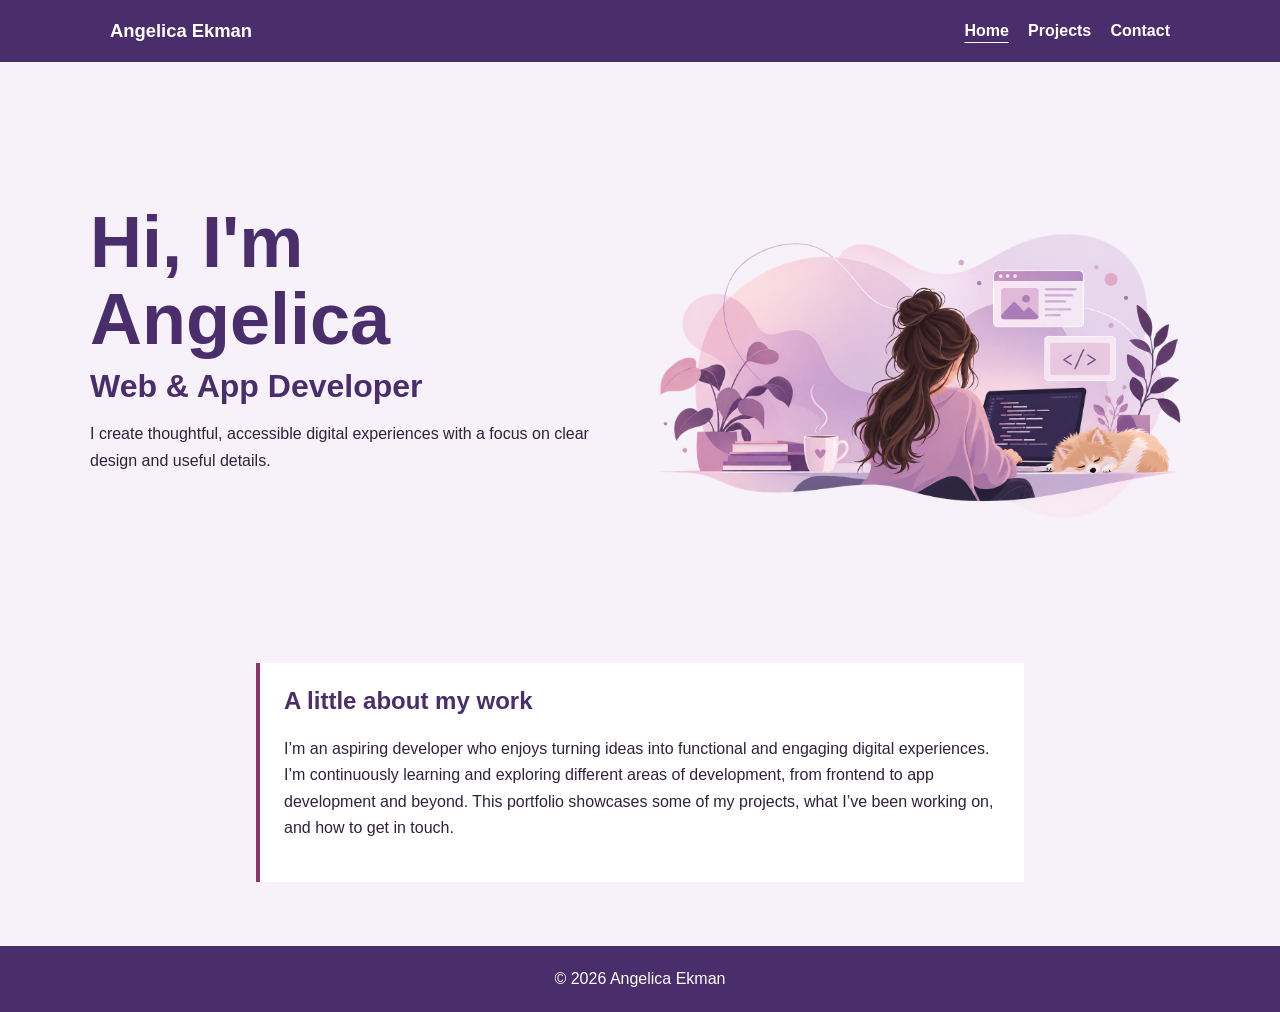
<file: index.html>
<!doctype html>
<html lang="en">
  <head>
    <meta charset="UTF-8" />
    <meta name="viewport" content="width=device-width, initial-scale=1.0" />
    <meta
      name="description"
      content="Portfolio for Angelica Ekman, web and app developer."
    />
    <link rel="stylesheet" href="styles/styles.css" />
    <title>Angelica Ekman | Home</title>
  </head>
  <body>
    <header class="site-header">
      <nav class="navbar" aria-label="Main navigation">
        <span class="brand">Angelica Ekman</span>
        <ul class="nav-links">
          <li><a aria-current="page" href="index.html">Home</a></li>
          <li><a href="projects.html">Projects</a></li>
          <li><a href="contact.html">Contact</a></li>
        </ul>
      </nav>
    </header>
    <main>
      <section class="hero">
        <div class="hero-text">
          <h1>Hi, I'm Angelica</h1>
          <h2>Web &amp; App Developer</h2>
          <p>
            I create thoughtful, accessible digital experiences with a focus on
            clear design and useful details.
          </p>
        </div>
        <img
          class="hero-image"
          src="assets/portfolio-banner.png"
          alt="Abstract portfolio artwork in soft colors"
        />
      </section>
      <section class="intro" aria-labelledby="intro-title">
        <h2 id="intro-title">A little about my work</h2>
        <p>
          I’m an aspiring developer who enjoys turning ideas into functional and
          engaging digital experiences. I’m continuously learning and exploring
          different areas of development, from frontend to app development and
          beyond. This portfolio showcases some of my projects, what I’ve been
          working on, and how to get in touch.
        </p>
      </section>
    </main>
    <footer class="site-footer"><p>&copy; 2026 Angelica Ekman</p></footer>
  </body>
</html>
</file>
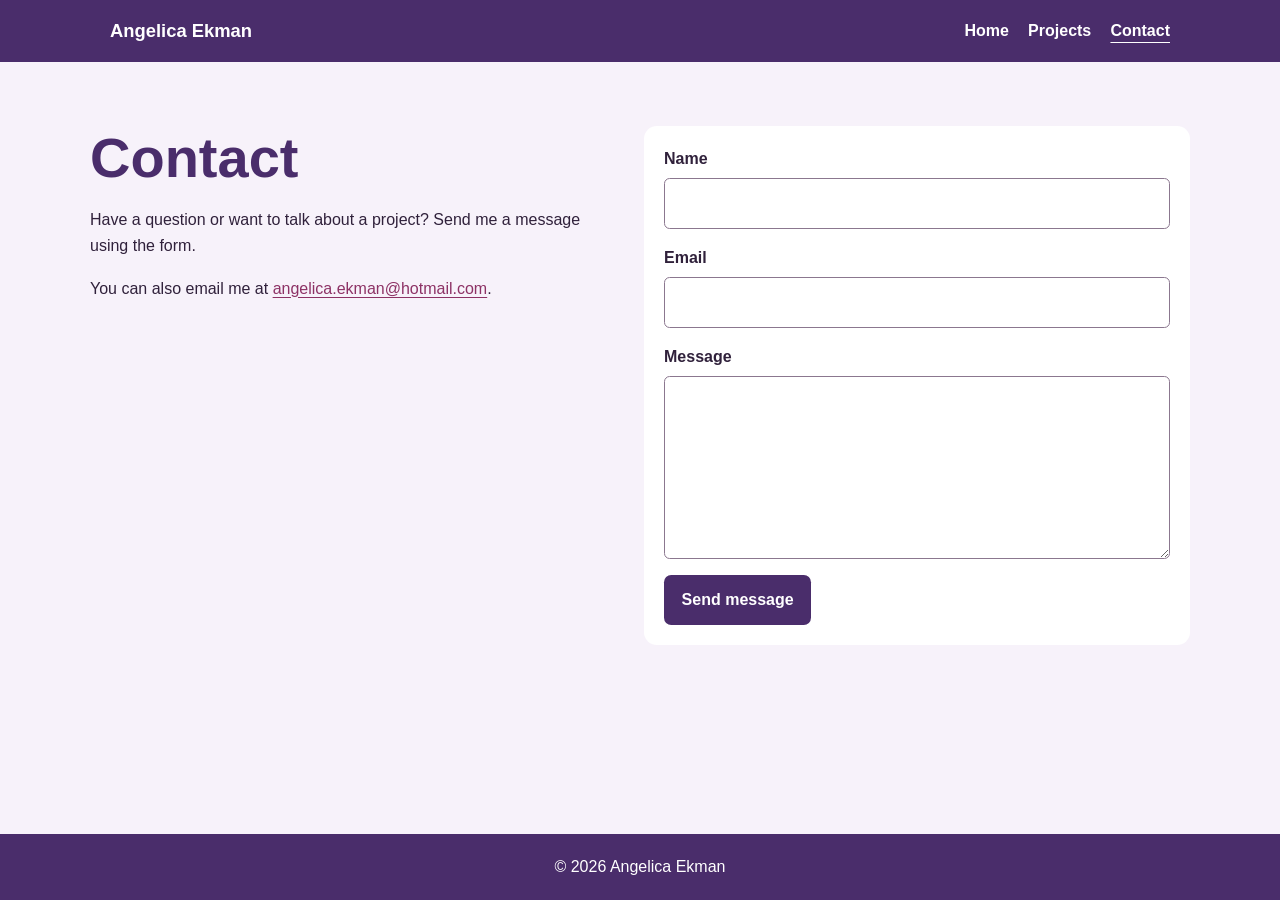
<file: contact.html>
<!doctype html>
<html lang="en">
  <head>
    <meta charset="UTF-8" />
    <meta name="viewport" content="width=device-width, initial-scale=1.0" />
    <meta
      name="description"
      content="Contact Angelica Ekman about web and app development."
    />
    <link rel="stylesheet" href="styles/styles.css" />
    <link rel="stylesheet" href="styles/contact.css" />
    <title>Angelica Ekman | Contact</title>
  </head>
  <body>
    <header class="site-header">
      <nav class="navbar" aria-label="Main navigation">
        <span class="brand">Angelica Ekman</span>
        <ul class="nav-links">
          <li><a href="index.html">Home</a></li>
          <li><a href="projects.html">Projects</a></li>
          <li><a aria-current="page" href="contact.html">Contact</a></li>
        </ul>
      </nav>
    </header>
    <main class="page-main">
      <section class="contact-layout" aria-labelledby="contact-title">
        <div class="contact-copy">
          <h1 id="contact-title">Contact</h1>
          <p>
            Have a question or want to talk about a project? Send me a message
            using the form.
          </p>
          <p>
            You can also email me at
            <a href="mailto:angelica.ekman@hotmail.com"
              >angelica.ekman@hotmail.com</a
            >.
          </p>
        </div>
        <form
          class="contact-form"
          action="mailto:angelica.ekman@hotmail.com"
          method="post"
          enctype="text/plain"
        >
          <div class="form-field">
            <label for="name">Name</label
            ><input
              id="name"
              name="name"
              type="text"
              autocomplete="name"
              required
            />
          </div>
          <div class="form-field">
            <label for="email">Email</label
            ><input
              id="email"
              name="email"
              type="email"
              autocomplete="email"
              required
            />
          </div>
          <div class="form-field">
            <label for="message">Message</label
            ><textarea id="message" name="message" rows="6" required></textarea>
          </div>
          <button class="button" type="submit">Send message</button>
        </form>
      </section>
    </main>
    <footer class="site-footer"><p>&copy; 2026 Angelica Ekman</p></footer>
  </body>
</html>
</file>
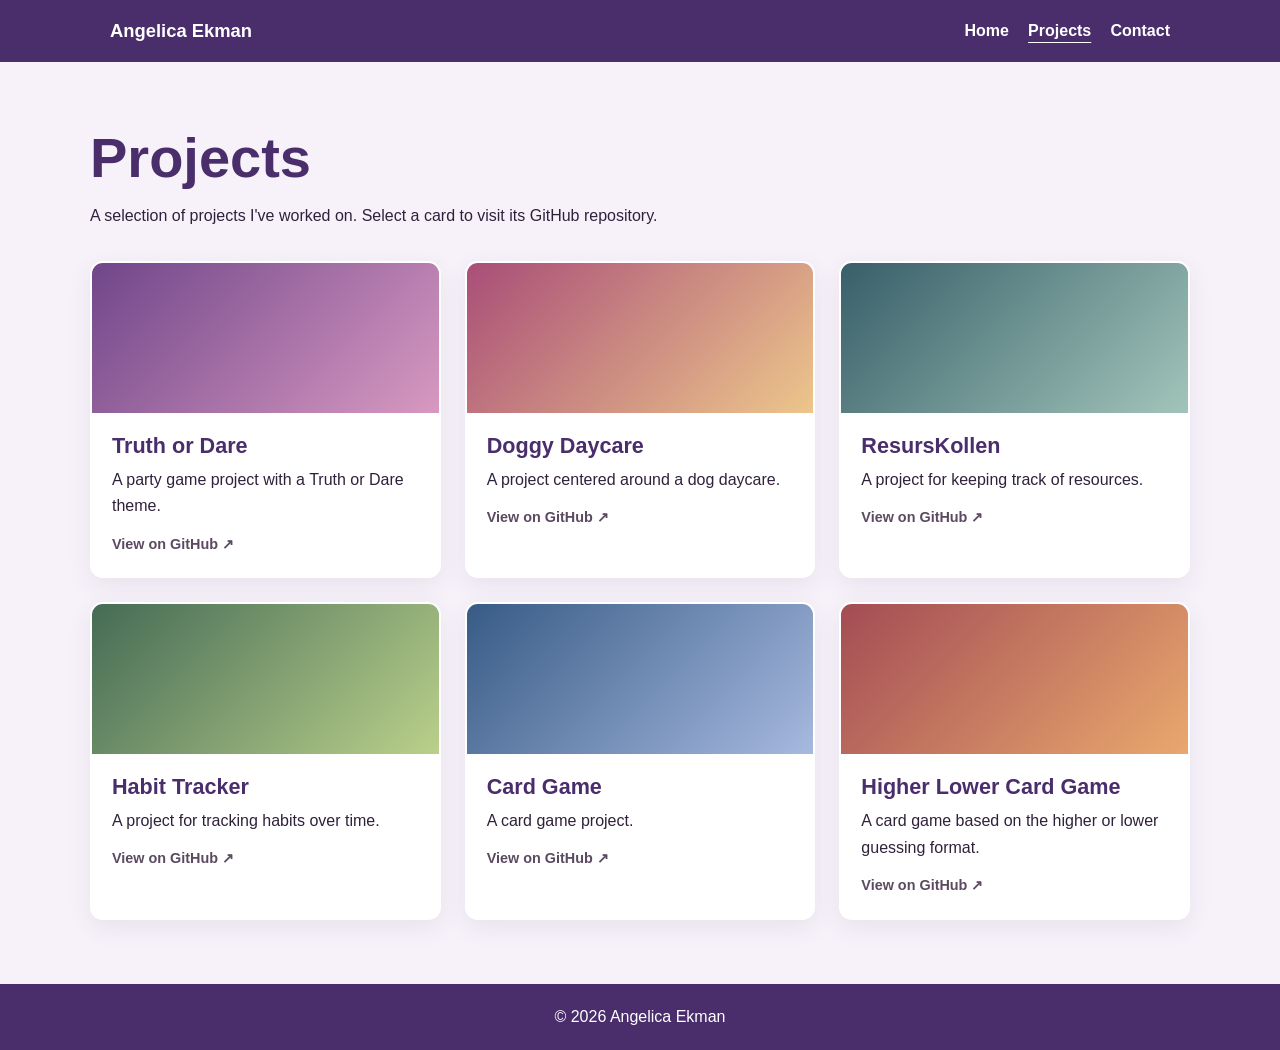
<file: projects.html>
<!doctype html>
<html lang="en">
  <head>
    <meta charset="UTF-8" />
    <meta name="viewport" content="width=device-width, initial-scale=1.0" />
    <meta name="description" content="Selected web design and development projects by Angelica Ekman." />
    <link rel="stylesheet" href="styles/styles.css" />
    <link rel="stylesheet" href="styles/projects.css" />
    <title>Angelica Ekman | Projects</title>
  </head>
  <body>
    <header class="site-header">
      <nav class="navbar" aria-label="Main navigation">
        <span class="brand">Angelica Ekman</span>
        <ul class="nav-links">
          <li><a href="index.html">Home</a></li>
          <li><a aria-current="page" href="projects.html">Projects</a></li>
          <li><a href="contact.html">Contact</a></li>
        </ul>
      </nav>
    </header>
    <main class="page-main">
      <section aria-labelledby="projects-title">
        <h1 id="projects-title">Projects</h1>
        <p class="page-lead">A selection of projects I've worked on. Select a card to visit its GitHub repository.</p>
        <div class="project-grid">
          <article class="project-card">
            <a class="project-link" href="https://github.com/Vivianne-S/TruthOrDare" target="_blank" rel="noopener noreferrer">
              <div class="project-art project-art-one" aria-hidden="true"></div>
              <div class="project-copy"><h2>Truth or Dare</h2><p>A party game project with a Truth or Dare theme.</p><p class="project-tags">View on GitHub ↗</p></div>
            </a>
          </article>
          <article class="project-card">
            <a class="project-link" href="https://github.com/Angiiee6/doggy-daycare" target="_blank" rel="noopener noreferrer">
              <div class="project-art project-art-two" aria-hidden="true"></div>
              <div class="project-copy"><h2>Doggy Daycare</h2><p>A project centered around a dog daycare.</p><p class="project-tags">View on GitHub ↗</p></div>
            </a>
          </article>
          <article class="project-card">
            <a class="project-link" href="https://github.com/Angiiee6/ResursKollen" target="_blank" rel="noopener noreferrer">
              <div class="project-art project-art-three" aria-hidden="true"></div>
              <div class="project-copy"><h2>ResursKollen</h2><p>A project for keeping track of resources.</p><p class="project-tags">View on GitHub ↗</p></div>
            </a>
          </article>
          <article class="project-card">
            <a class="project-link" href="https://github.com/Angiiee6/HabitTracker" target="_blank" rel="noopener noreferrer">
              <div class="project-art project-art-four" aria-hidden="true"></div>
              <div class="project-copy"><h2>Habit Tracker</h2><p>A project for tracking habits over time.</p><p class="project-tags">View on GitHub ↗</p></div>
            </a>
          </article>
          <article class="project-card">
            <a class="project-link" href="https://github.com/Angiiee6/CardGame" target="_blank" rel="noopener noreferrer">
              <div class="project-art project-art-five" aria-hidden="true"></div>
              <div class="project-copy"><h2>Card Game</h2><p>A card game project.</p><p class="project-tags">View on GitHub ↗</p></div>
            </a>
          </article>
          <article class="project-card">
            <a class="project-link" href="https://github.com/Angiiee6/HigherLowerCardGame" target="_blank" rel="noopener noreferrer">
              <div class="project-art project-art-six" aria-hidden="true"></div>
              <div class="project-copy"><h2>Higher Lower Card Game</h2><p>A card game based on the higher or lower guessing format.</p><p class="project-tags">View on GitHub ↗</p></div>
            </a>
          </article>
        </div>
      </section>
    </main>
    <footer class="site-footer"><p>&copy; 2026 Angelica Ekman</p></footer>
  </body>
</html>
</file>
<file: styles/styles.css>
:root {
  color-scheme: light;
  --ink: #30213b;
  --plum: #4a2d6b;
  --berry: #8d3265;
  --pink: #f0c5df;
  --lavender: #f7f2fa;
  --white: #fff;
}

* {
  box-sizing: border-box;
}

body {
  display: flex;
  flex-direction: column;
  min-height: 100vh;
  min-width: 320px;
  margin: 0;
  color: var(--ink);
  background: var(--lavender);
  font-family: Arial, Helvetica, sans-serif;
  font-size: 1rem;
  line-height: 1.65;
}

a {
  color: var(--berry);
  text-underline-offset: 0.2em;
}
a:hover {
  color: var(--plum);
}
a:focus-visible,
button:focus-visible,
input:focus-visible,
textarea:focus-visible {
  outline: 3px solid var(--berry);
  outline-offset: 3px;
}

.site-header {
  background: var(--plum);
}
.navbar {
  display: flex;
  flex-direction: column;
  align-items: flex-start;
  gap: 0.5rem;
  max-width: 1100px;
  margin: 0 auto;
  padding: 1rem 1.25rem;
}
.brand {
  color: var(--white);
  font-size: 1.15rem;
  font-weight: 700;
}
.nav-links {
  display: flex;
  flex-wrap: wrap;
  gap: 0.25rem 1.2rem;
  margin: 0;
  padding: 0;
  list-style: none;
}
.nav-links a {
  color: var(--white);
  font-weight: 600;
  text-decoration: none;
  transition: color 180ms ease;
}
.nav-links a:hover,
.nav-links a:focus-visible {
  color: var(--pink);
}
.nav-links a[aria-current="page"] {
  color: var(--white);
  text-decoration: underline;
  text-underline-offset: 0.35rem;
}

main {
  flex: 1;
  width: min(100% - 2rem, 1100px);
  margin: 0 auto;
}
.hero {
  display: flex;
  flex-direction: column;
  gap: 2rem;
  align-items: center;
  padding: 3rem 0 2rem;
}
.hero-text {
  max-width: 34rem;
}
.hero h1 {
  margin: 0;
  color: var(--plum);
  font-size: clamp(2.4rem, 10vw, 4.5rem);
  line-height: 1.08;
}
h2 {
  color: var(--plum);
  line-height: 1.2;
}
.hero h2 {
  margin: 0.5rem 0;
  font-size: clamp(1.35rem, 5vw, 2rem);
}
.hero-image {
  display: block;
  width: 100%;
  max-width: 540px;
  height: auto;
  border-radius: 1rem;
}
.button {
  display: inline-block;
  border: 0;
  border-radius: 0.45rem;
  padding: 0.75rem 1.1rem;
  color: var(--white);
  background: var(--plum);
  font: inherit;
  font-weight: 700;
  text-decoration: none;
  cursor: pointer;
}
.button:hover {
  color: var(--white);
  background: var(--berry);
}
.intro {
  max-width: 48rem;
  margin: 1rem auto 4rem;
  padding: 1.5rem;
  border-left: 4px solid var(--berry);
  background: var(--white);
}
.intro h2 {
  margin-top: 0;
}
.page-main {
  padding-top: 2.5rem;
  padding-bottom: 4rem;
}
.page-main h1 {
  margin: 0;
  color: var(--plum);
  font-size: clamp(2.2rem, 8vw, 3.5rem);
  line-height: 1.15;
}
.page-lead {
  max-width: 42rem;
  margin-top: 0.75rem;
}
.site-footer {
  padding: 1.25rem;
  color: var(--white);
  background: var(--plum);
  text-align: center;
}
.site-footer p {
  margin: 0;
}

@media (min-width: 480px) {
  .navbar {
    flex-direction: row;
    align-items: center;
    justify-content: space-between;
  }
  .hero {
    padding-top: 4rem;
  }
}

@media (min-width: 768px) {
  main {
    width: min(100% - 4rem, 1100px);
  }
  .hero {
    flex-direction: row;
    justify-content: space-between;
    gap: 3rem;
    min-height: 65vh;
  }
  .hero-text {
    flex: 1;
    transform: translateY(-1.5rem);
  }
  .hero-image {
    flex: 1;
  }
  .page-main {
    padding-top: 4rem;
  }
}
</file>
<file: styles/contact.css>
.contact-layout {
  display: flex;
  flex-direction: column;
  gap: 2rem;
}

.contact-copy {
  max-width: 32rem;
}

.contact-copy h1 {
  margin-bottom: 1rem;
}

.contact-form {
  display: flex;
  flex-direction: column;
  gap: 1rem;
  width: 100%;
  max-width: 38rem;
  padding: 1.25rem;
  border-radius: 0.8rem;
  background: var(--white);
}

.form-field {
  display: flex;
  flex-direction: column;
  gap: 0.35rem;
}

.form-field label {
  font-weight: 700;
}

.form-field input,
.form-field textarea {
  width: 100%;
  border: 1px solid #8b778f;
  border-radius: 0.35rem;
  padding: 0.7rem;
  color: var(--ink);
  background: var(--white);
  font: inherit;
}

.form-field textarea {
  resize: vertical;
}

.contact-form .button {
  align-self: flex-start;
}

@media (min-width: 768px) {
  .contact-layout {
    flex-direction: row;
    align-items: flex-start;
    justify-content: space-between;
    gap: 3rem;
  }

  .contact-copy,
  .contact-form {
    flex: 1;
  }
}
</file>
<file: styles/projects.css>
.project-grid {
  display: grid;
  grid-template-columns: 1fr;
  gap: 1.25rem;
  margin-top: 2rem;
}

.project-card {
  overflow: hidden;
  border: 2px solid transparent;
  border-radius: 0.8rem;
  background: var(--white);
  box-shadow: 0 8px 24px rgb(48 33 59 / 8%);
  transition:
    transform 180ms ease,
    border-color 180ms ease,
    box-shadow 180ms ease;
}

.project-card:hover,
.project-card:focus-within {
  transform: translateY(-5px);
  border-color: var(--berry);
  box-shadow: 0 14px 30px rgb(74 45 107 / 18%);
}

.project-link {
  display: block;
  height: 100%;
  color: var(--ink);
  text-decoration: none;
}

.project-link:hover,
.project-link:focus-visible {
  color: var(--ink);
}

.project-art {
  min-height: 150px;
}

.project-art-one {
  background: linear-gradient(135deg, #70468a, #d899c1);
}
.project-art-two {
  background: linear-gradient(135deg, #a94e78, #edc68b);
}
.project-art-three {
  background: linear-gradient(135deg, #385f69, #a2c5ba);
}
.project-art-four {
  background: linear-gradient(135deg, #456b55, #bad08b);
}
.project-art-five {
  background: linear-gradient(135deg, #375b86, #a7b9df);
}
.project-art-six {
  background: linear-gradient(135deg, #a34c54, #e9a86e);
}
.project-copy {
  padding: 1.25rem;
}
.project-copy h2 {
  margin: 0 0 0.5rem;
  font-size: 1.35rem;
}
.project-copy p {
  margin: 0 0 0.8rem;
}
.project-copy .project-tags {
  margin: 0;
  color: #5b4a61;
  font-size: 0.9rem;
  font-weight: 700;
}

@media (min-width: 480px) {
  .project-grid {
    grid-template-columns: repeat(2, minmax(0, 1fr));
  }
}

@media (min-width: 768px) {
  .project-grid {
    grid-template-columns: repeat(3, minmax(0, 1fr));
    gap: 1.5rem;
  }
}

@media (prefers-reduced-motion: reduce) {
  .project-card {
    transition: none;
  }
  .project-card:hover,
  .project-card:focus-within {
    transform: none;
  }
}
</file>
